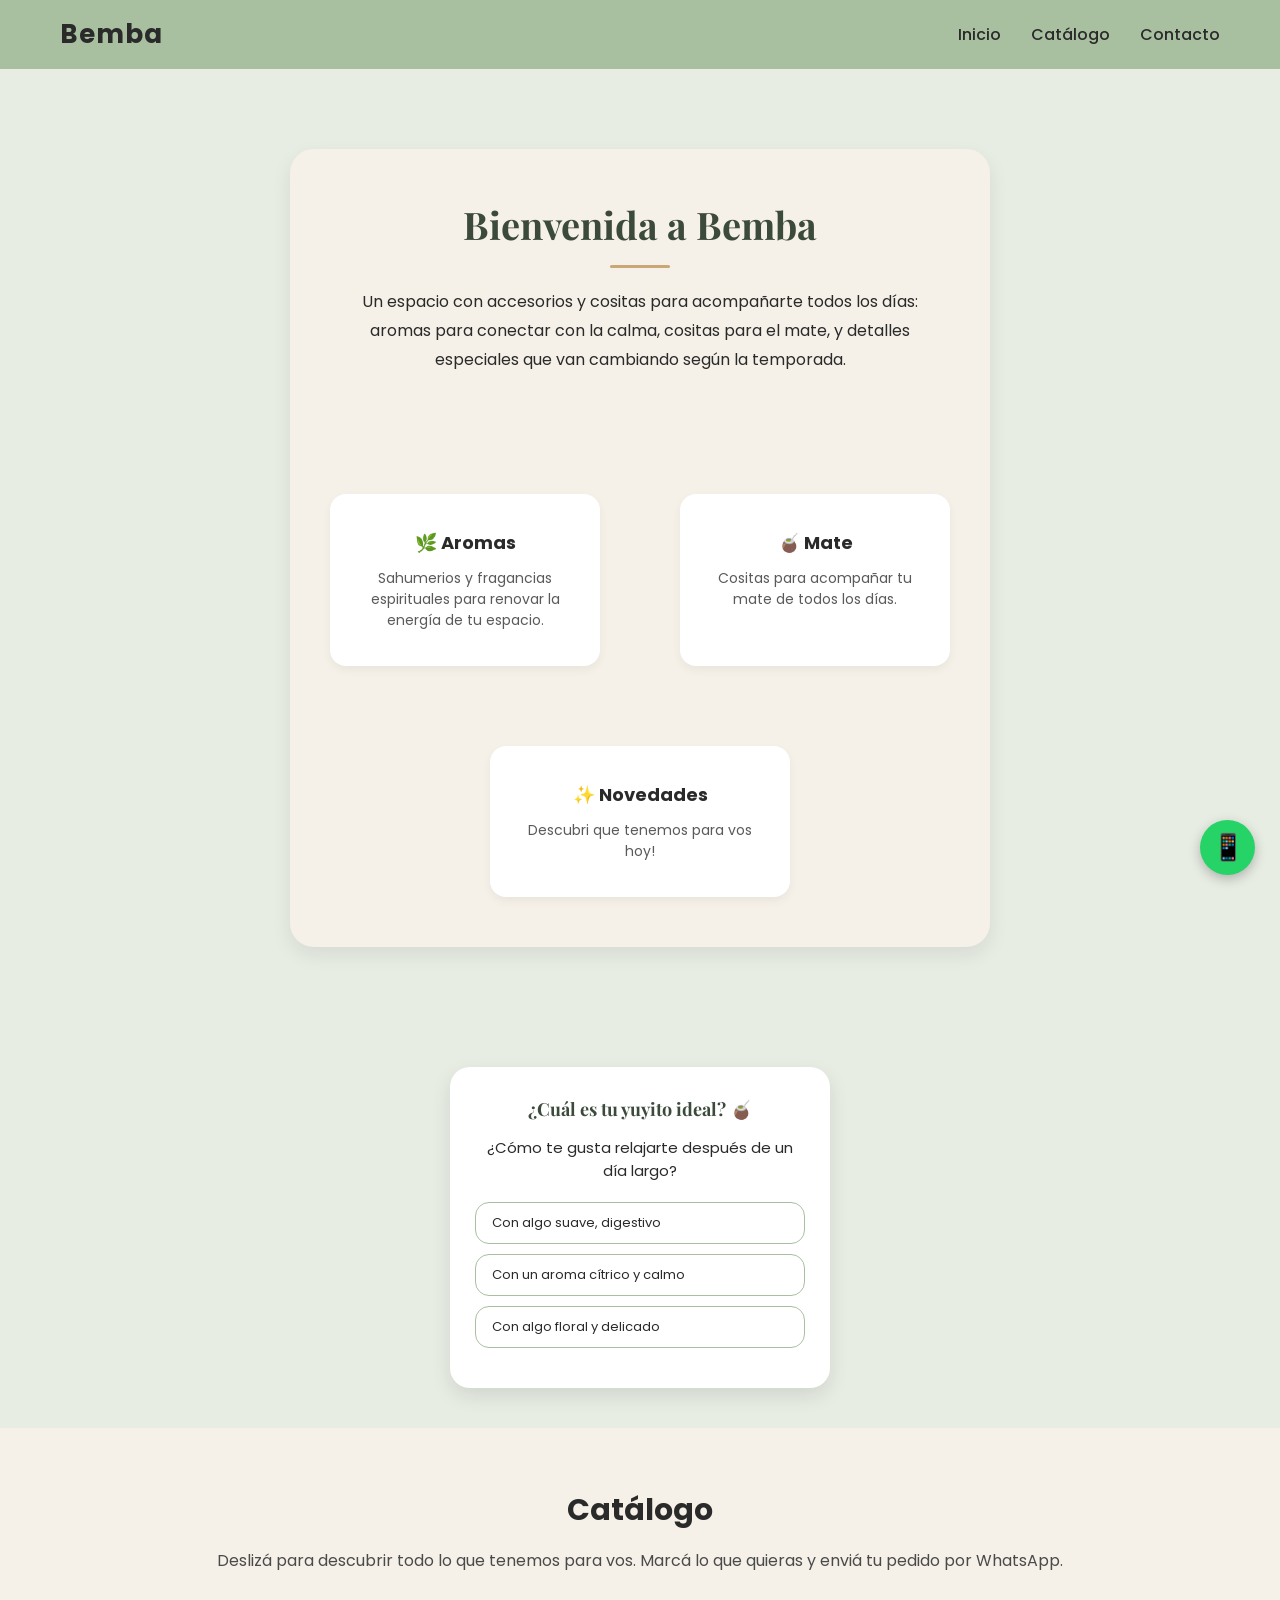
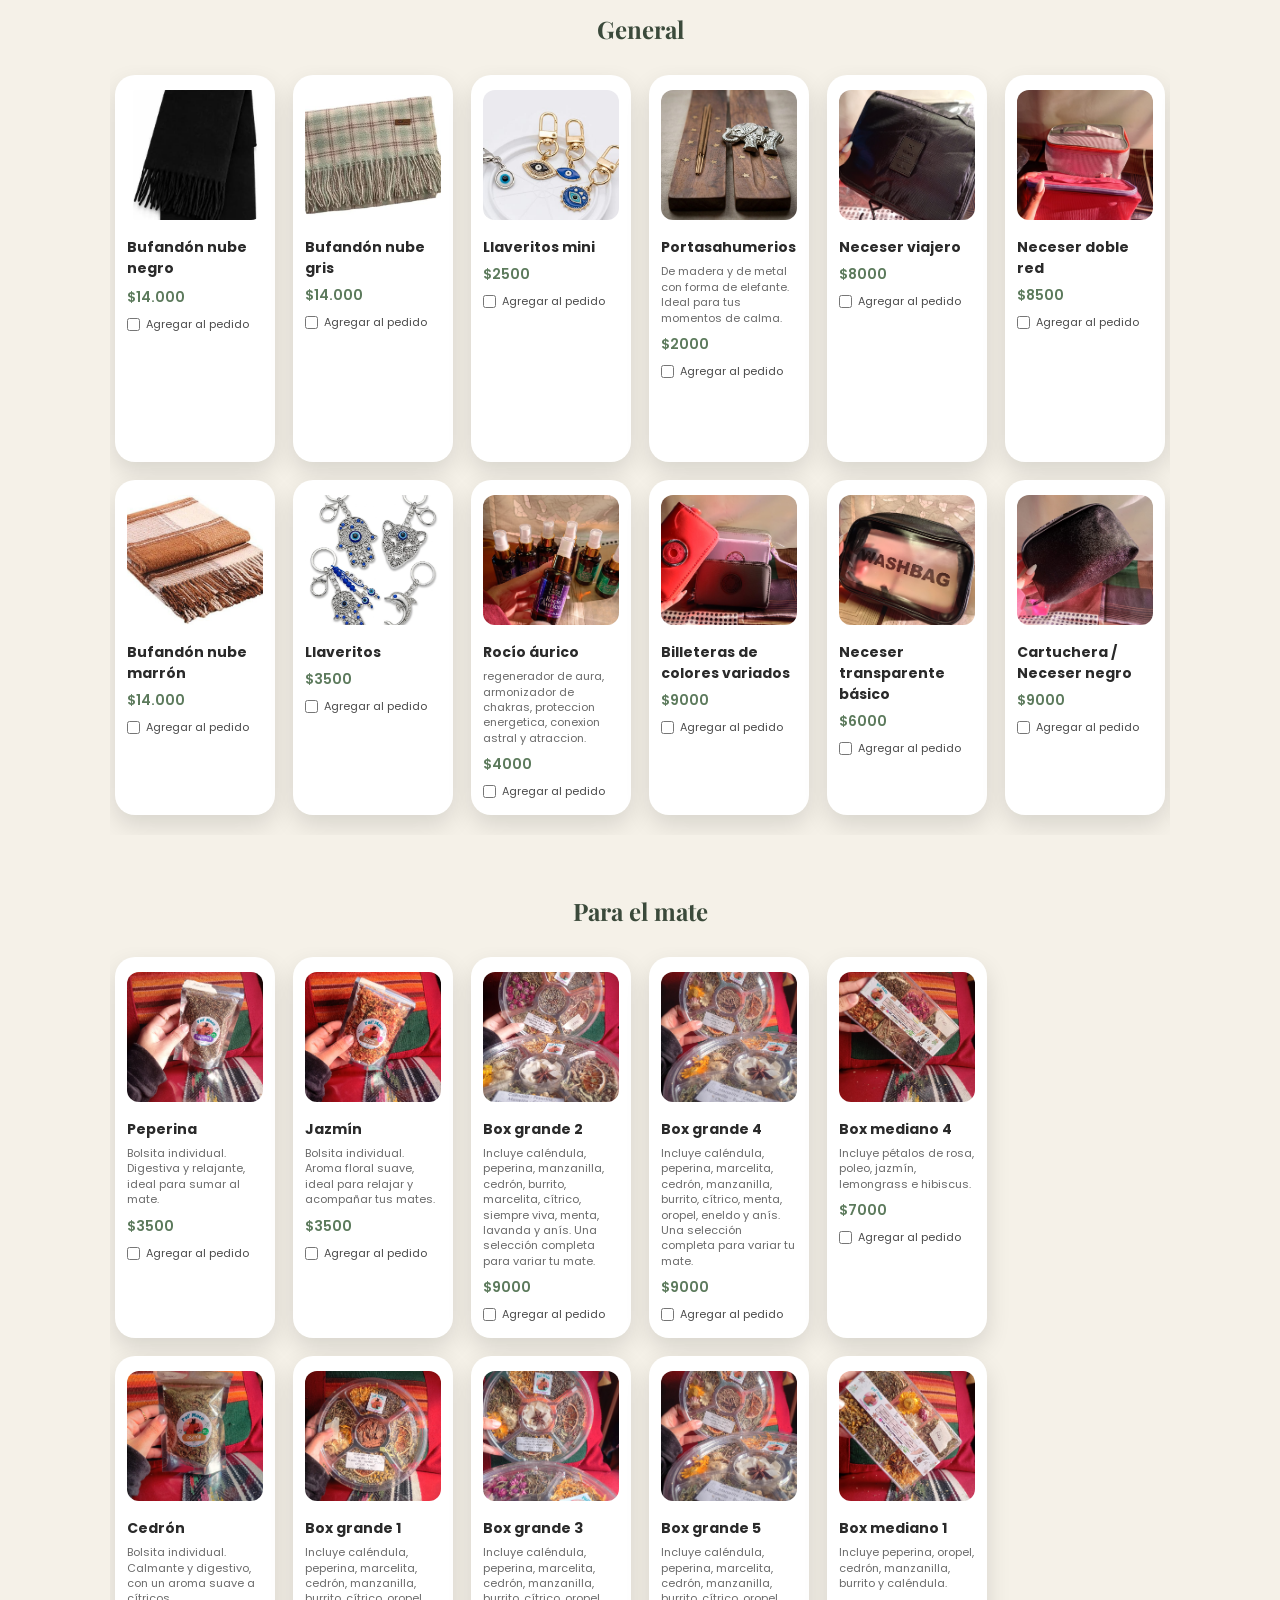
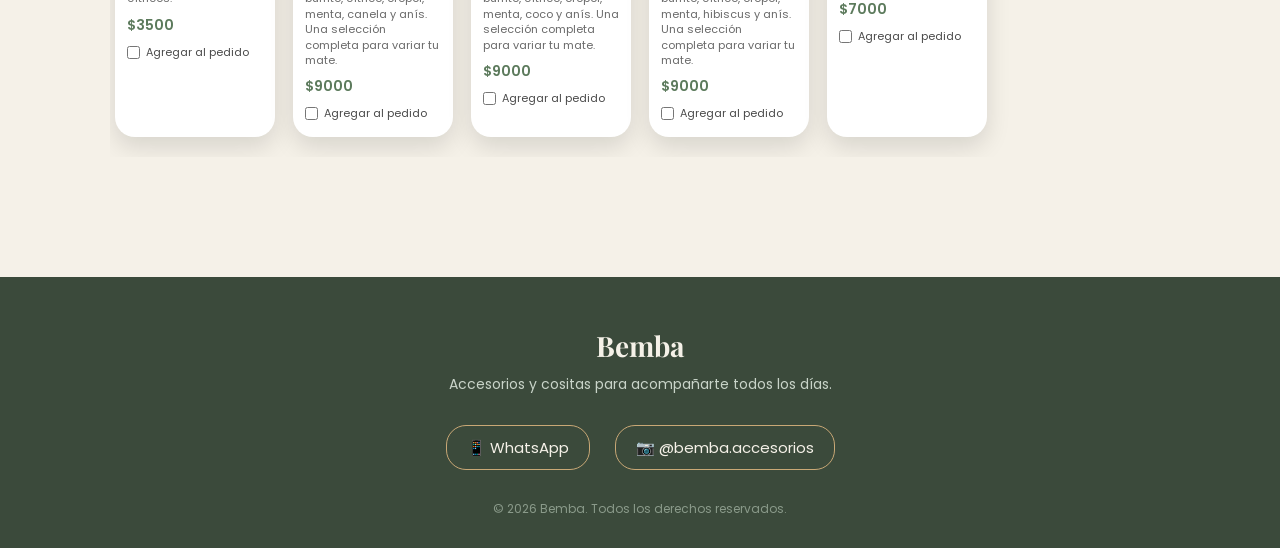
<file: index.html>
<!DOCTYPE html>
<html lang="es">

<head>
    <meta charset="UTF-8">
    <meta name="viewport" content="width=device-width, initial-scale=1.0">
    <title>Bemba Accesorios y cositas</title>
    <link rel="icon" type="image/png" href="img/favicon.png">
    <link rel="preconnect" href="https://fonts.googleapis.com">
    <link rel="stylesheet" href="https://fonts.googleapis.com/css2?family=Playfair+Display:wght@600;700&family=Poppins:wght@300;400;500&display=swap">

    <link rel="stylesheet" href="estilos.css">
</head>

<body>
    <header class="header">
        <div class="header-container">
            <div class="logo">Bemba</div>

            <nav class="nav">
                <ul class="nav-list">
                    <li><a href="#inicio">Inicio</a></li>
                    <li><a href="#catalogo">Catálogo</a></li>
                    <li><a href="#contacto">Contacto</a></li>
                </ul>
            </nav>

            <button class="menu-toggle">☰</button>
        </div>
    </header>

    <section class="about-section" id="inicio">
        <div class="about-container fade-in">
            <h1>Bienvenida a Bemba</h1>
            <p class="about-intro">
                Un espacio con accesorios y cositas para acompañarte todos los
                días: aromas para conectar con la calma, cositas para el mate,
                y detalles especiales que van cambiando según la temporada.
            </p>

            <div class="about-cards">
                <div class="about-card">
                    <h3>🌿 Aromas</h3>
                    <p>Sahumerios y fragancias espirituales para renovar la energía de tu espacio.</p>
                </div>

                <div class="about-card">
                    <h3>🧉 Mate</h3>
                    <p>Cositas para acompañar tu mate de todos los días.</p>
                </div>

                <div class="about-card">
                    <h3>✨ Novedades</h3>
                    <p>Descubri que tenemos para vos hoy!</p>
                </div>
            </div>
        </div>
    </section>

    <section class="quiz-section">
    <div class="quiz-card fade-in" id="quiz-card">
        <h3 class="quiz-titulo">¿Cuál es tu yuyito ideal? 🧉</h3>
        <p class="quiz-pregunta" id="quiz-pregunta">Cargando pregunta...</p>

        <div class="quiz-opciones-yuyo" id="quiz-opciones-yuyo"></div>

        <div class="quiz-final" id="quiz-final">
            <p class="quiz-final-texto" id="quiz-final-texto"></p>
            <p class="quiz-final-desc" id="quiz-final-desc"></p>
            <button class="quiz-btn" onclick="reiniciarQuizYuyo()">Volver a jugar</button>
        </div>
    </div>
</section>

    <section class="catalogo-section" id="catalogo">
        <div class="catalogo-container">
            <h2>Catálogo</h2>
            <p class="catalogo-intro">Deslizá para descubrir todo lo que tenemos para vos. Marcá lo que quieras y enviá tu pedido por WhatsApp.</p>
        </div>

        <div class="carrusel-bloque fade-in">
            <h3 class="categoria-titulo">General</h3>
            <div class="carrusel-wrapper">
                <div class="carrusel-track" id="carrusel-general">

                    <div class="producto-card">
                        <img src="img/bufandanegra.jpg" alt="Bufandón nube negro" class="producto-img">
                        <h4>Bufandón nube negro</h4>
                        <p class="producto-desc"></p>
                        <p class="producto-precio">$14.000</p>
                        <label class="producto-check">
                            <input type="checkbox" class="check-pedido" data-nombre="Bufandón nube negro" data-precio="14000">
                            Agregar al pedido
                        </label>
                    </div>

                    <div class="producto-card">
                        <img src="img/bufandamarronjpg.jpg" alt="Bufandón nube marrón" class="producto-img">
                        <h4>Bufandón nube marrón</h4>
                        
                        <p class="producto-precio">$14.000</p>
                        <label class="producto-check">
                            <input type="checkbox" class="check-pedido" data-nombre="Bufandón nube marrón" data-precio="14000">
                            Agregar al pedido
                        </label>
                    </div>

                    <div class="producto-card">
                        <img src="img/bufandagrisjpg.jpg" alt="Bufandón nube gris" class="producto-img">
                        <h4>Bufandón nube gris</h4>
            
                        <p class="producto-precio">$14.000</p>
                        <label class="producto-check">
                            <input type="checkbox" class="check-pedido" data-nombre="Bufandón nube gris" data-precio="14000">
                            Agregar al pedido
                        </label>
                    </div>

                    <div class="producto-card">
                        <img src="img/llavero.jpg" alt="Llaveritos" class="producto-img">
                        <h4>Llaveritos</h4>
                    
                        <p class="producto-precio">$3500</p>
                        <label class="producto-check">
                            <input type="checkbox" class="check-pedido" data-nombre="Llaveritos" data-precio="3500">
                            Agregar al pedido
                        </label>
                    </div>

                    <div class="producto-card">
                        <img src="img/llaveromini.jpg" alt="Llaveritos mini" class="producto-img">
                        <h4>Llaveritos mini</h4>
                        
                        <p class="producto-precio">$2500</p>
                        <label class="producto-check">
                            <input type="checkbox" class="check-pedido" data-nombre="Llaveritos mini" data-precio="2500">
                            Agregar al pedido
                        </label>
                    </div>

                    <div class="producto-card">
                        <img src="img/rocioaurico.jpg" alt="Rocío áurico" class="producto-img">
                        <h4>Rocío áurico</h4>
                        <p class="producto-desc">regenerador de aura, armonizador de chakras, proteccion energetica, conexion astral y atraccion.</p>
                        <p class="producto-precio">$4000</p>
                        <label class="producto-check">
                            <input type="checkbox" class="check-pedido" data-nombre="Rocío áurico" data-precio="4000">
                            Agregar al pedido
                        </label>
                    </div>

                    <div class="producto-card">
                        <img src="img/portasahumerio.jpg" alt="Portasahumerios" class="producto-img">
                        <h4>Portasahumerios</h4>
                        <p class="producto-desc">De madera y de metal con forma de elefante. Ideal para tus momentos de calma.</p>
                        <p class="producto-precio">$2000</p>
                        <label class="producto-check">
                            <input type="checkbox" class="check-pedido" data-nombre="Portasahumerios" data-precio="2000">
                            Agregar al pedido
                        </label>
                    </div>

                    <div class="producto-card">
                        <img src="img/billeterascolor.jpg" alt="Billeteras de colores variados" class="producto-img">
                        <h4>Billeteras de colores variados</h4>
                        
                        <p class="producto-precio">$9000</p>
                        <label class="producto-check">
                            <input type="checkbox" class="check-pedido" data-nombre="Billeteras de colores variados" data-precio="9000">
                            Agregar al pedido
                        </label>
                    </div>

                    <div class="producto-card">
                        <img src="img/neceserviaje.jpg" alt="Neceser viajero" class="producto-img">
                        <h4>Neceser viajero</h4>
                    
                        <p class="producto-precio">$8000</p>
                        <label class="producto-check">
                            <input type="checkbox" class="check-pedido" data-nombre="Neceser viajero" data-precio="8000">
                            Agregar al pedido
                        </label>
                    </div>

                    <div class="producto-card">
                        <img src="img/necesersimple.jpg" alt="Neceser transparente básico" class="producto-img">
                        <h4>Neceser transparente básico</h4>
                    
                        <p class="producto-precio">$6000</p>
                        <label class="producto-check">
                            <input type="checkbox" class="check-pedido" data-nombre="Neceser transparente básico" data-precio="6000">
                            Agregar al pedido
                        </label>
                    </div>

                    <div class="producto-card">
                        <img src="img/neceserplegable.jpg" alt="Neceser de red" class="producto-img">
                        <h4>Neceser doble red</h4>
                
                        <p class="producto-precio">$8500</p>
                        <label class="producto-check">
                            <input type="checkbox" class="check-pedido" data-nombre="Neceser de red" data-precio="8500">
                            Agregar al pedido
                        </label>
                    </div>

                    <div class="producto-card">
                        <img src="img/bolsitodemano.jpg" alt="Cartuchera / Neceser negro" class="producto-img">
                        <h4>Cartuchera / Neceser negro</h4>
                        
                        <p class="producto-precio">$9000</p>
                        <label class="producto-check">
                            <input type="checkbox" class="check-pedido" data-nombre="Cartuchera / Neceser negro" data-precio="9000">
                            Agregar al pedido
                        </label>
                    </div>

                    <div class="producto-card">
                        <img src="img/bolsitotela.jpg" alt="Bolso plegable" class="producto-img">
                        <h4>Bolso plegable</h4>
                        <p class="producto-desc">Se guarda en apenas 5 cm y se despliega en una bolsa grande, ideal para las compras.</p>
                        <p class="producto-precio">$5000</p>
                        <label class="producto-check">
                            <input type="checkbox" class="check-pedido" data-nombre="Bolso plegable" data-precio="5000">
                            Agregar al pedido
                        </label>
                    </div>

                    <div class="producto-card">
                        <img src="img/cubreojos.jpg" alt="Antifaz de gel" class="producto-img">
                        <h4>Antifaz de gel</h4>
                        <p class="producto-desc">Se enfría en el freezer y ayuda a relajar la vista y descansar mejor.</p>
                        <p class="producto-precio">$4000</p>
                        <label class="producto-check">
                            <input type="checkbox" class="check-pedido" data-nombre="Antifaz de gel" data-precio="4000">
                            Agregar al pedido
                        </label>
                    </div>

                    <div class="producto-card">
                        <img src="img/delineadorlabios.jpg" alt="Delineador de labios" class="producto-img">
                        <h4>Delineador de labios</h4>
                        <p class="producto-desc">Tonos del 1 al 12.</p>
                        <p class="producto-precio">$1500</p>
                        <p class="producto-desc">Consultar por tonos disponibles.</p>
                        <label class="producto-check">
                            <input type="checkbox" class="check-pedido" data-nombre="Delineador de labios" data-precio="1500">
                            Agregar al pedido
                        </label>
                    </div>

                    <div class="producto-card">
                        <img src="img/delineadorlabios2.jpg" alt="Delineador de labios grueso" class="producto-img">
                        <h4>Delineador de labios grueso</h4>
                        <p class="producto-desc">Tonos marrones.</p>
                        <p class="producto-precio">$2000</p>
                        <label class="producto-check">
                            <input type="checkbox" class="check-pedido" data-nombre="Delineador de labios grueso" data-precio="2000">
                            Agregar al pedido
                        </label>
                    </div>

                    <div class="producto-card">
                        <img src="img/delineadorojos.jpg" alt="Delineador de ojos negro" class="producto-img">
                        <h4>Delineador de ojos negro</h4>
                        
                        <p class="producto-precio">$1500</p>
                        <label class="producto-check">
                            <input type="checkbox" class="check-pedido" data-nombre="Delineador de ojos negro" data-precio="1500">
                            Agregar al pedido
                        </label>
                    </div>

                    <div class="producto-card">
                        <img src="img/llaverostela.jpg" alt="Llaveros de tela" class="producto-img">
                        <h4>Llaveros de tela</h4>
                
                        <p class="producto-precio">$4500</p>
                        <label class="producto-check">
                            <input type="checkbox" class="check-pedido" data-nombre="Llaveros de tela" data-precio="4500">
                            Agregar al pedido
                        </label>
                    </div>

                    <div class="producto-card">
                        <img src="img/toallitasdesmaquillantes.jpg" alt="Toallitas desmaquillantes" class="producto-img">
                        <h4>Toallitas desmaquillantes</h4>
                        <p class="producto-desc"></p>
                        <p class="producto-precio">$3000</p>
                        <label class="producto-check">
                            <input type="checkbox" class="check-pedido" data-nombre="Toallitas desmaquillantes" data-precio="3000">
                            Agregar al pedido
                        </label>
                    </div>
<div class="producto-card">
    <img src="img/sahumos.jpg" alt="Sahumos Sagrada Madre" class="producto-img">
    <h4>Sahumos Sagrada Madre</h4>
    <p class="producto-desc">De copal, mirra y palo santo.</p>
    <p class="producto-precio">$4000</p>
    <label class="producto-check">
        <input type="checkbox" class="check-pedido" data-nombre="Sahumos Sagrada Madre" data-precio="4000">
        Agregar al pedido
    </label>
</div>
<div class="producto-card">
    <img src="img/esferasorganicas.jpg" alt="Esferas mágicas orgánicas" class="producto-img">
    <h4>Esferas mágicas orgánicas</h4>
    <p class="producto-desc">Defumación intensa. Variedades: Destrabe, Purificación, Limpieza y Diamante negro.</p>
    <p class="producto-precio">$3000</p>
    <p class="producto-desc">Consultar disponibilidad de variedad.</p>
    <label class="producto-check">
        <input type="checkbox" class="check-pedido" data-nombre="Esferas mágicas orgánicas" data-precio="3000">
        Agregar al pedido
    </label>
</div>
                </div>
            </div>
        </div>

        <div class="carrusel-bloque fade-in">
            <h3 class="categoria-titulo">Para el mate</h3>
            <div class="carrusel-wrapper">
                <div class="carrusel-track" id="carrusel-mate">
            <div class="producto-card">
    <img src="img/peperina.jpg" alt="Peperina" class="producto-img">
    <h4>Peperina</h4>
    <p class="producto-desc">Bolsita individual. Digestiva y relajante, ideal para sumar al mate.</p>
    <p class="producto-precio">$3500</p>
    <label class="producto-check">
        <input type="checkbox" class="check-pedido" data-nombre="Peperina" data-precio="3500">
        Agregar al pedido
    </label>
</div>
<div class="producto-card">
    <img src="img/cedron.jpg" alt="Cedrón" class="producto-img">
    <h4>Cedrón</h4>
    <p class="producto-desc">Bolsita individual. Calmante y digestivo, con un aroma suave a cítricos.</p>
    <p class="producto-precio">$3500</p>
    <label class="producto-check">
        <input type="checkbox" class="check-pedido" data-nombre="Cedrón" data-precio="3500">
        Agregar al pedido
    </label>
</div>
<div class="producto-card">
    <img src="img/jazmin.jpg" alt="Jazmín" class="producto-img">
    <h4>Jazmín</h4>
    <p class="producto-desc">Bolsita individual. Aroma floral suave, ideal para relajar y acompañar tus mates.</p>
    <p class="producto-precio">$3500</p>
    <label class="producto-check">
        <input type="checkbox" class="check-pedido" data-nombre="Jazmín" data-precio="3500">
        Agregar al pedido
    </label>
</div>
<div class="producto-card">
    <img src="img/boxgrande1.jpg" alt="Box grande 1" class="producto-img">
    <h4>Box grande 1</h4>
    <p class="producto-desc">Incluye caléndula, peperina, marcelita, cedrón, manzanilla, burrito, cítrico, oropel, menta, canela y anís. Una selección completa para variar tu mate.</p>
    <p class="producto-precio">$9000</p>
    <label class="producto-check">
        <input type="checkbox" class="check-pedido" data-nombre="Box grande 1" data-precio="9000">
        Agregar al pedido
    </label>
</div>
<div class="producto-card">
    <img src="img/boxgrande2.jpg" alt="Box grande 2" class="producto-img">
    <h4>Box grande 2</h4>
    <p class="producto-desc">Incluye caléndula, peperina, manzanilla, cedrón, burrito, marcelita, cítrico, siempre viva, menta, lavanda y anís. Una selección completa para variar tu mate.</p>
    <p class="producto-precio">$9000</p>
    <label class="producto-check">
        <input type="checkbox" class="check-pedido" data-nombre="Box grande 2" data-precio="9000">
        Agregar al pedido
    </label>
</div>
<div class="producto-card">
    <img src="img/boxgrande3.jpg" alt="Box grande 3" class="producto-img">
    <h4>Box grande 3</h4>
    <p class="producto-desc">Incluye caléndula, peperina, marcelita, cedrón, manzanilla, burrito, cítrico, oropel, menta, coco y anís. Una selección completa para variar tu mate.</p>
    <p class="producto-precio">$9000</p>
    <label class="producto-check">
        <input type="checkbox" class="check-pedido" data-nombre="Box grande 3" data-precio="9000">
        Agregar al pedido
    </label>
</div>
<div class="producto-card">
    <img src="img/boxgrande5.jpg" alt="Box grande 4" class="producto-img">
    <h4>Box grande 4</h4>
    <p class="producto-desc">Incluye caléndula, peperina, marcelita, cedrón, manzanilla, burrito, cítrico, menta, oropel, eneldo y anís. Una selección completa para variar tu mate.</p>
    <p class="producto-precio">$9000</p>
    <label class="producto-check">
        <input type="checkbox" class="check-pedido" data-nombre="Box grande 4" data-precio="9000">
        Agregar al pedido
    </label>
</div>
<div class="producto-card">
    <img src="img/boxgrande5.jpg" alt="Box grande 5" class="producto-img">
    <h4>Box grande 5</h4>
    <p class="producto-desc">Incluye caléndula, peperina, marcelita, cedrón, manzanilla, burrito, cítrico, oropel, menta, hibiscus y anís. Una selección completa para variar tu mate.</p>
    <p class="producto-precio">$9000</p>
    <label class="producto-check">
        <input type="checkbox" class="check-pedido" data-nombre="Box grande 5" data-precio="9000">
        Agregar al pedido
    </label>
</div>
<div class="producto-card">
    <img src="img/boxmediano4.jpg" alt="Box mediano 4" class="producto-img">
    <h4>Box mediano 4</h4>
    <p class="producto-desc">Incluye pétalos de rosa, poleo, jazmín, lemongrass e hibiscus.</p>
    <p class="producto-precio">$7000</p>
    <label class="producto-check">
        <input type="checkbox" class="check-pedido" data-nombre="Box mediano 4" data-precio="7000">
        Agregar al pedido
    </label>
</div>
<div class="producto-card">
    <img src="img/boxmediano1.jpg" alt="Box mediano 1" class="producto-img">
    <h4>Box mediano 1</h4>
    <p class="producto-desc">Incluye peperina, oropel, cedrón, manzanilla, burrito y caléndula.</p>
    <p class="producto-precio">$7000</p>
    <label class="producto-check">
        <input type="checkbox" class="check-pedido" data-nombre="Box mediano 1" data-precio="7000">
        Agregar al pedido
    </label>
</div>
                </div>
            </div>
        </div>
    </section>

    <footer class="footer" id="contacto">
        <div class="footer-container">
            <h2 class="footer-logo">Bemba</h2>
            <p class="footer-tagline">Accesorios y cositas para acompañarte todos los días.</p>

            <div class="footer-redes">
                <a href="https://wa.me/5491164842490" target="_blank" class="footer-link">
                    📱 WhatsApp
                </a>
                <a href="https://instagram.com/bemba.accesorios" target="_blank" class="footer-link">
                    📷 @bemba.accesorios
                </a>
            </div>

            <p class="footer-copy">&copy; 2026 Bemba. Todos los derechos reservados.</p>
        </div>
    </footer>

    <a href="https://wa.me/5491164842490" target="_blank" class="whatsapp-flotante" aria-label="Escribinos por WhatsApp">
        📱
    </a>

    <div class="barra-pedido" id="barra-pedido">
        <span id="contador-pedido">0 productos seleccionados</span>
        <button onclick="enviarPedido()">Enviar pedido por WhatsApp</button>
    </div>

    <script src="js/script.js"></script>
</body>

</html>
</file>
<file: estilos.css>
/* Reset básico */
* {
    margin: 0;
    padding: 0;
    box-sizing: border-box;
}

html, body {
    overflow-x: hidden;
}

body {
    font-family: 'Poppins', sans-serif;
    background-color: #E8EDE4;
    color: #2A2A2A;
}

/* Animación al hacer scroll */
.fade-in {
    opacity: 0;
    transform: translateY(30px);
    transition: opacity 0.8s ease-out, transform 0.8s ease-out;
}

.fade-in.visible {
    opacity: 1;
    transform: translateY(0);
}

/* Header */
.header {
    background-color: #A8BFA0;
    padding: 15px 0;
    position: sticky;
    top: 0;
    z-index: 100;
}

.header-container {
    max-width: 1200px;
    margin: 0 auto;
    display: flex;
    justify-content: space-between;
    align-items: center;
    padding: 0 20px;
    position: relative;
}

.logo {
    font-size: 26px;
    font-weight: bold;
    color: #2A2A2A;
    letter-spacing: 1px;
}

.nav-list {
    list-style: none;
    display: flex;
    gap: 30px;
}

.nav-list a {
    text-decoration: none;
    color: #2A2A2A;
    font-weight: 500;
    transition: color 0.3s;
}

.nav-list a:hover {
    color: #C9A876;
}

.menu-toggle {
    display: none;
    background: none;
    border: none;
    font-size: 24px;
    cursor: pointer;
    color: #2A2A2A;
}

@media (max-width: 768px) {
    .nav-list {
        display: none;
        position: absolute;
        top: 100%;
        left: 0;
        width: 100%;
        background-color: #A8BFA0;
        flex-direction: column;
        gap: 0;
        padding: 10px 0;
    }

    .nav-list.activo {
        display: flex;
    }

    .nav-list li {
        text-align: center;
        padding: 12px 0;
    }

    .menu-toggle {
        display: block;
    }
}

/* About Section (Bienvenida a Bemba) */
.about-section {
    padding: 80px 20px;
}

.about-container {
    max-width: 700px;
    margin: 0 auto;
    text-align: center;
    background-color: #F5F1E8;
    border-radius: 24px;
    padding: 50px 40px;
    box-shadow: 0 8px 20px rgba(0, 0, 0, 0.08);
}

.about-container h1 {
    font-family: 'Playfair Display', serif;
    font-size: 38px;
    color: #3B4A3B;
    margin-bottom: 20px;
}

.about-container h1::after {
    content: "";
    display: block;
    width: 60px;
    height: 3px;
    background-color: #C9A876;
    margin: 15px auto 0;
    border-radius: 2px;
}

.about-intro {
    margin-bottom: 35px;
    line-height: 1.8;
}

.about-cards {
    display: flex;
    gap: 80px;
    flex-wrap: wrap;
    justify-content: center;
    margin-top: 120px;
}

.about-card {
    background-color: #FFFFFF;
    border-radius: 16px;
    padding: 35px 30px;
    flex: 1 1 250px;
    max-width: 300px;
    box-shadow: 0 4px 10px rgba(0, 0, 0, 0.05);
    transition: transform 0.3s;
}

.about-card:hover {
    transform: translateY(-5px);
}

.about-card h3 {
    margin-bottom: 12px;
    font-size: 18px;
    color: #2A2A2A;
}

.about-card p {
    font-size: 14px;
    line-height: 1.5;
    color: #5A5A5A;
}

/* Quiz Section */
.quiz-section {
    padding: 40px 20px;
    display: flex;
    justify-content: center;
}

.quiz-card {
    background-color: #FFFFFF;
    border-radius: 20px;
    padding: 30px 25px;
    max-width: 380px;
    width: 100%;
    text-align: center;
    box-shadow: 0 8px 20px rgba(0, 0, 0, 0.1);
}

.quiz-titulo {
    font-family: 'Playfair Display', serif;
    font-size: 18px;
    color: #3B4A3B;
    margin-bottom: 15px;
}

.quiz-pregunta {
    font-size: 15px;
    color: #2A2A2A;
    margin-bottom: 20px;
    min-height: 40px;
}

.quiz-opciones {
    display: flex;
    gap: 12px;
    justify-content: center;
    margin-bottom: 15px;
}
.quiz-opciones-yuyo {
    display: flex;
    flex-direction: column;
    gap: 10px;
    margin-bottom: 10px;
}

.quiz-opciones-yuyo button {
    padding: 10px 16px;
    border: 1px solid #A8BFA0;
    background-color: transparent;
    border-radius: 14px;
    cursor: pointer;
    font-family: 'Poppins', sans-serif;
    font-size: 13px;
    color: #2A2A2A;
    transition: all 0.3s;
    text-align: left;
}

.quiz-opciones-yuyo button:hover {
    background-color: #A8BFA0;
    color: #FFFFFF;
}

.quiz-final-desc {
    font-size: 13px;
    color: #6A6A6A;
    line-height: 1.5;
    margin-bottom: 20px;
}
.quiz-btn {
    padding: 8px 22px;
    border: 1px solid #A8BFA0;
    background-color: transparent;
    border-radius: 20px;
    cursor: pointer;
    font-family: 'Poppins', sans-serif;
    font-size: 14px;
    color: #2A2A2A;
    transition: all 0.3s;
}

.quiz-btn:hover {
    background-color: #A8BFA0;
    color: #FFFFFF;
}

.quiz-resultado {
    font-size: 14px;
    font-weight: 600;
    min-height: 20px;
    margin-bottom: 10px;
}

.quiz-resultado.correcto {
    color: #5C7A5C;
}

.quiz-resultado.incorrecto {
    color: #C9634A;
}

.quiz-explicacion {
    font-size: 13px;
    color: #6A6A6A;
    line-height: 1.5;
    margin-bottom: 10px;
    font-style: italic;
}

.quiz-siguiente {
    display: none;
    background: none;
    border: none;
    color: #C9A876;
    font-size: 13px;
    cursor: pointer;
    text-decoration: underline;
}

.quiz-final {
    display: none;
}

.quiz-final-texto {
    font-family: 'Playfair Display', serif;
    font-size: 18px;
    color: #3B4A3B;
    margin-bottom: 20px;
}

.quiz-card.mostrar-final .quiz-pregunta,
.quiz-card.mostrar-final .quiz-opciones,
.quiz-card.mostrar-final .quiz-resultado,
.quiz-card.mostrar-final .quiz-explicacion,
.quiz-card.mostrar-final .quiz-siguiente {
    display: none;
}

.quiz-card.mostrar-final .quiz-final {
    display: block;
}

/* Catálogo Section (Carrusel 2 filas, scroll automático) */
.catalogo-section {
    padding: 60px 20px;
    background-color: #F5F1E8;
    overflow-x: hidden;
}

.catalogo-container {
    max-width: 1100px;
    margin: 0 auto 40px;
    text-align: center;
}

.catalogo-container h2 {
    font-size: 30px;
    margin-bottom: 15px;
    color: #2A2A2A;
}

.catalogo-intro {
    color: #4A4A4A;
}

.carrusel-bloque {
    max-width: 1100px;
    margin: 0 auto 60px;
    padding: 0 20px;
}

.categoria-titulo {
    font-family: 'Playfair Display', serif;
    font-size: 24px;
    color: #3B4A3B;
    margin-bottom: 20px;
    text-align: center;
}

.carrusel-wrapper {
    display: flex;
    align-items: center;
    max-width: 100%;
}

.carrusel-track {
    display: grid;
    grid-auto-flow: column;
    grid-template-rows: repeat(2, auto);
    grid-auto-columns: 160px;
    gap: 18px;
    overflow-x: auto;
    scroll-behavior: smooth;
    padding: 10px 5px 20px;
    width: 100%;
    scrollbar-width: thin;
}

.producto-card {
    background-color: #FFFFFF;
    border-radius: 20px;
    padding: 15px 12px;
    box-shadow: 0 10px 25px rgba(0, 0, 0, 0.12);
    position: relative;
    width: 160px;
}

.producto-img {
    width: 100%;
    height: 130px;
    object-fit: cover;
    border-radius: 12px;
    margin-bottom: 10px;
}

.producto-card h4 {
    font-size: 14px;
    margin-bottom: 6px;
    color: #2A2A2A;
}

.producto-desc {
    font-size: 11px;
    color: #6A6A6A;
    line-height: 1.4;
    margin-bottom: 8px;
}

.producto-precio {
    font-weight: 600;
    font-size: 14px;
    color: #5C7A5C;
}

.producto-card.sin-stock {
    opacity: 0.6;
}

.badge-stock {
    position: absolute;
    top: 12px;
    right: 12px;
    background-color: #E24B4A;
    color: #FFFFFF;
    font-size: 10px;
    padding: 3px 8px;
    border-radius: 12px;
}

/* Footer */
.footer {
    background-color: #3B4A3B;
    padding: 50px 20px 30px;
    text-align: center;
}

.footer-container {
    max-width: 600px;
    margin: 0 auto;
}

.footer-logo {
    font-family: 'Playfair Display', serif;
    font-size: 28px;
    color: #F5F1E8;
    margin-bottom: 10px;
}

.footer-tagline {
    color: #C9D4C9;
    font-size: 14px;
    margin-bottom: 30px;
}

.footer-redes {
    display: flex;
    gap: 25px;
    justify-content: center;
    flex-wrap: wrap;
    margin-bottom: 30px;
}

.footer-link {
    color: #F5F1E8;
    text-decoration: none;
    font-size: 15px;
    padding: 10px 20px;
    border: 1px solid #C9A876;
    border-radius: 20px;
    transition: all 0.3s;
}

.footer-link:hover {
    background-color: #C9A876;
    color: #2A2A2A;
}

.footer-copy {
    color: #8A9A8A;
    font-size: 12px;
}

/* Botón flotante WhatsApp */
.whatsapp-flotante {
    position: fixed;
    bottom: 25px;
    right: 25px;
    background-color: #25D366;
    color: #FFFFFF;
    width: 55px;
    height: 55px;
    border-radius: 50%;
    display: flex;
    align-items: center;
    justify-content: center;
    font-size: 26px;
    text-decoration: none;
    box-shadow: 0 4px 12px rgba(0, 0, 0, 0.25);
    z-index: 200;
    transition: transform 0.3s;
}

.whatsapp-flotante:hover {
    transform: scale(1.1);
}
.producto-check {
    display: flex;
    align-items: center;
    gap: 6px;
    font-size: 11px;
    color: #4A4A4A;
    margin-top: 8px;
    cursor: pointer;
}

.producto-check input {
    accent-color: #5C7A5C;
    cursor: pointer;
}

.barra-pedido {
    position: fixed;
    bottom: 0;
    left: 0;
    width: 100%;
    background-color: #3B4A3B;
    color: #F5F1E8;
    padding: 14px 20px;
    display: none;
    align-items: center;
    justify-content: space-between;
    z-index: 300;
    box-shadow: 0 -4px 12px rgba(0, 0, 0, 0.2);
}

.barra-pedido.visible {
    display: flex;
}

.barra-pedido button {
    background-color: #C9A876;
    color: #2A2A2A;
    border: none;
    padding: 10px 18px;
    border-radius: 20px;
    font-weight: 600;
    cursor: pointer;
    font-family: 'Poppins', sans-serif;
}
</file>
